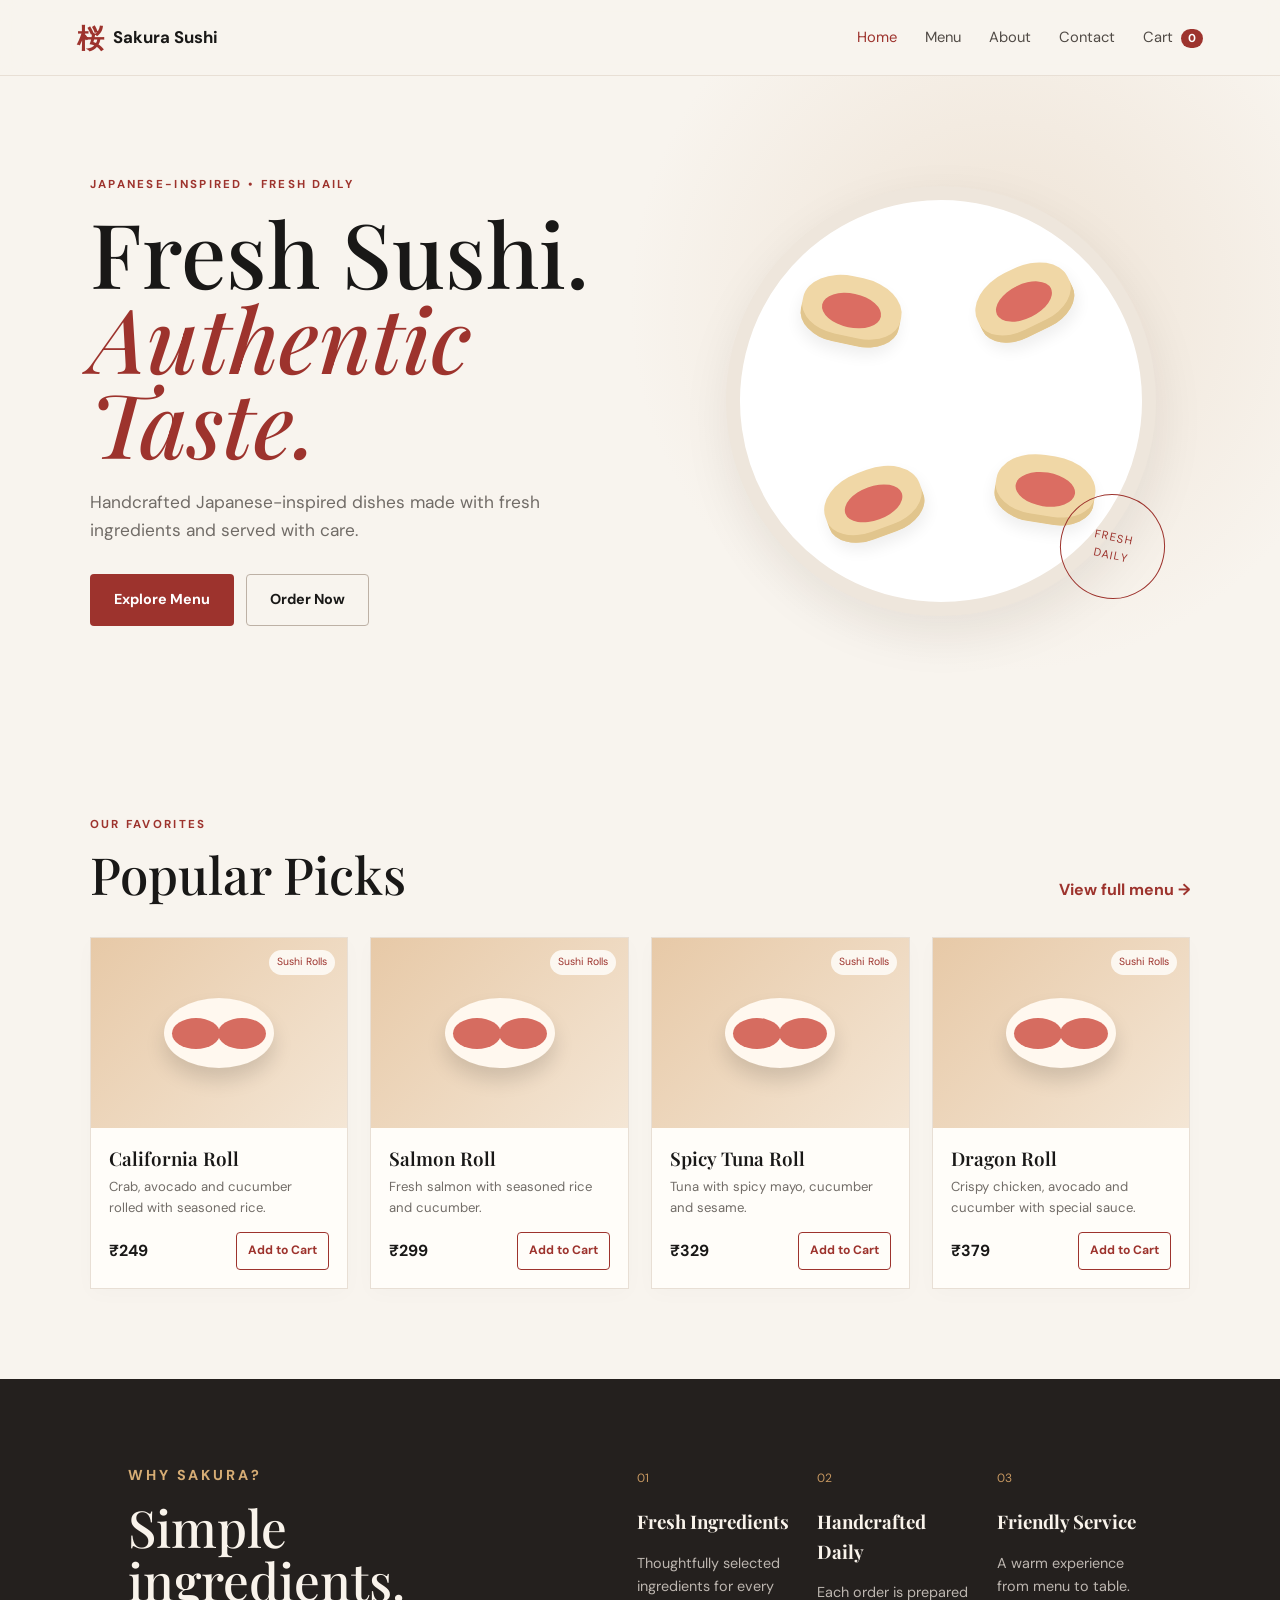
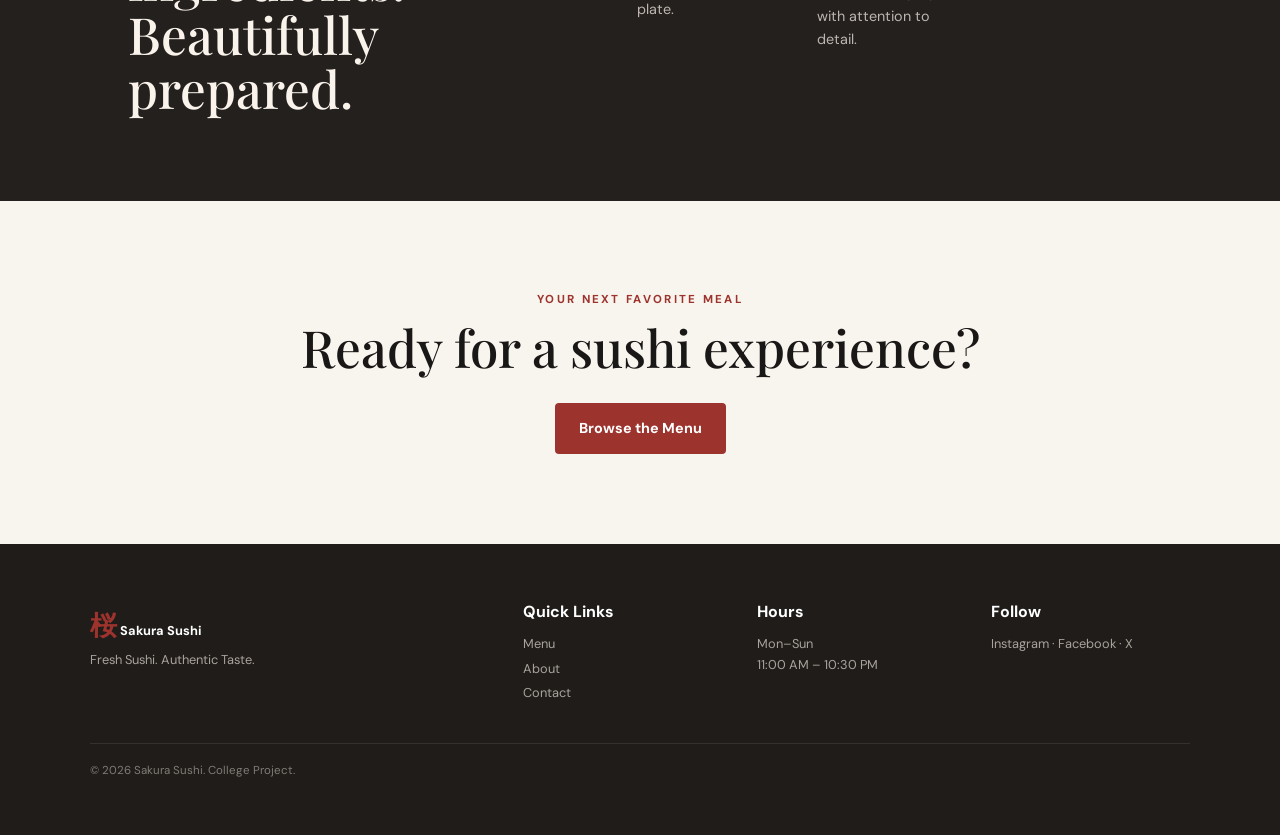
<file: sakura-sushi/index.html>
<!DOCTYPE html>
<html lang="en">
<head>
  <meta charset="UTF-8">
  <meta name="viewport" content="width=device-width, initial-scale=1.0">
  <meta name="description" content="Sakura Sushi - Fresh sushi and Japanese-inspired dishes.">
  <title>Sakura Sushi | Fresh Sushi. Authentic Taste.</title>
  <link rel="stylesheet" href="css/style.css">
</head>
<body>
<header class="site-header">
  <a class="logo" href="index.html"><span>桜</span> Sakura Sushi</a>
  <button class="menu-toggle" aria-label="Open navigation">☰</button>
  <nav class="nav">
    <a class="active" href="index.html">Home</a><a href="menu.html">Menu</a>
    <a href="about.html">About</a><a href="contact.html">Contact</a>
    <a class="cart-link" href="cart.html">Cart <b id="cartCount">0</b></a>
  </nav>
</header>

<main>
<section class="hero">
  <div class="hero-copy">
    <p class="eyebrow">JAPANESE-INSPIRED • FRESH DAILY</p>
    <h1>Fresh Sushi.<br><em>Authentic Taste.</em></h1>
    <p>Handcrafted Japanese-inspired dishes made with fresh ingredients and served with care.</p>
    <div class="actions"><a class="btn primary" href="menu.html">Explore Menu</a><a class="btn secondary" href="menu.html">Order Now</a></div>
  </div>
  <div class="hero-art">
    <div class="plate"><div class="sushi sushi-a"></div><div class="sushi sushi-b"></div><div class="sushi sushi-c"></div><div class="sushi sushi-d"></div></div>
    <span class="stamp">FRESH<br>DAILY</span>
  </div>
</section>

<section class="section">
  <div class="section-heading"><div><p class="eyebrow">OUR FAVORITES</p><h2>Popular Picks</h2></div><a class="text-link" href="menu.html">View full menu →</a></div>
  <div class="product-grid" id="featuredProducts"></div>
</section>

<section class="feature-band">
  <div><p class="eyebrow">WHY SAKURA?</p><h2>Simple ingredients.<br>Beautifully prepared.</h2></div>
  <div class="feature-list">
    <div><span>01</span><h3>Fresh Ingredients</h3><p>Thoughtfully selected ingredients for every plate.</p></div>
    <div><span>02</span><h3>Handcrafted Daily</h3><p>Each order is prepared with attention to detail.</p></div>
    <div><span>03</span><h3>Friendly Service</h3><p>A warm experience from menu to table.</p></div>
  </div>
</section>

<section class="cta section">
  <p class="eyebrow">YOUR NEXT FAVORITE MEAL</p><h2>Ready for a sushi experience?</h2>
  <a class="btn primary" href="menu.html">Browse the Menu</a>
</section>
</main>

<footer class="footer"><div><a class="logo" href="index.html"><span>桜</span> Sakura Sushi</a><p>Fresh Sushi. Authentic Taste.</p></div>
<div><h4>Quick Links</h4><a href="menu.html">Menu</a><a href="about.html">About</a><a href="contact.html">Contact</a></div>
<div><h4>Hours</h4><p>Mon–Sun<br>11:00 AM – 10:30 PM</p></div>
<div><h4>Follow</h4><p>Instagram · Facebook · X</p></div>
<div class="copyright">© 2026 Sakura Sushi. College Project.</div></footer>
<script src="js/script.js"></script>
</body></html>
</file>
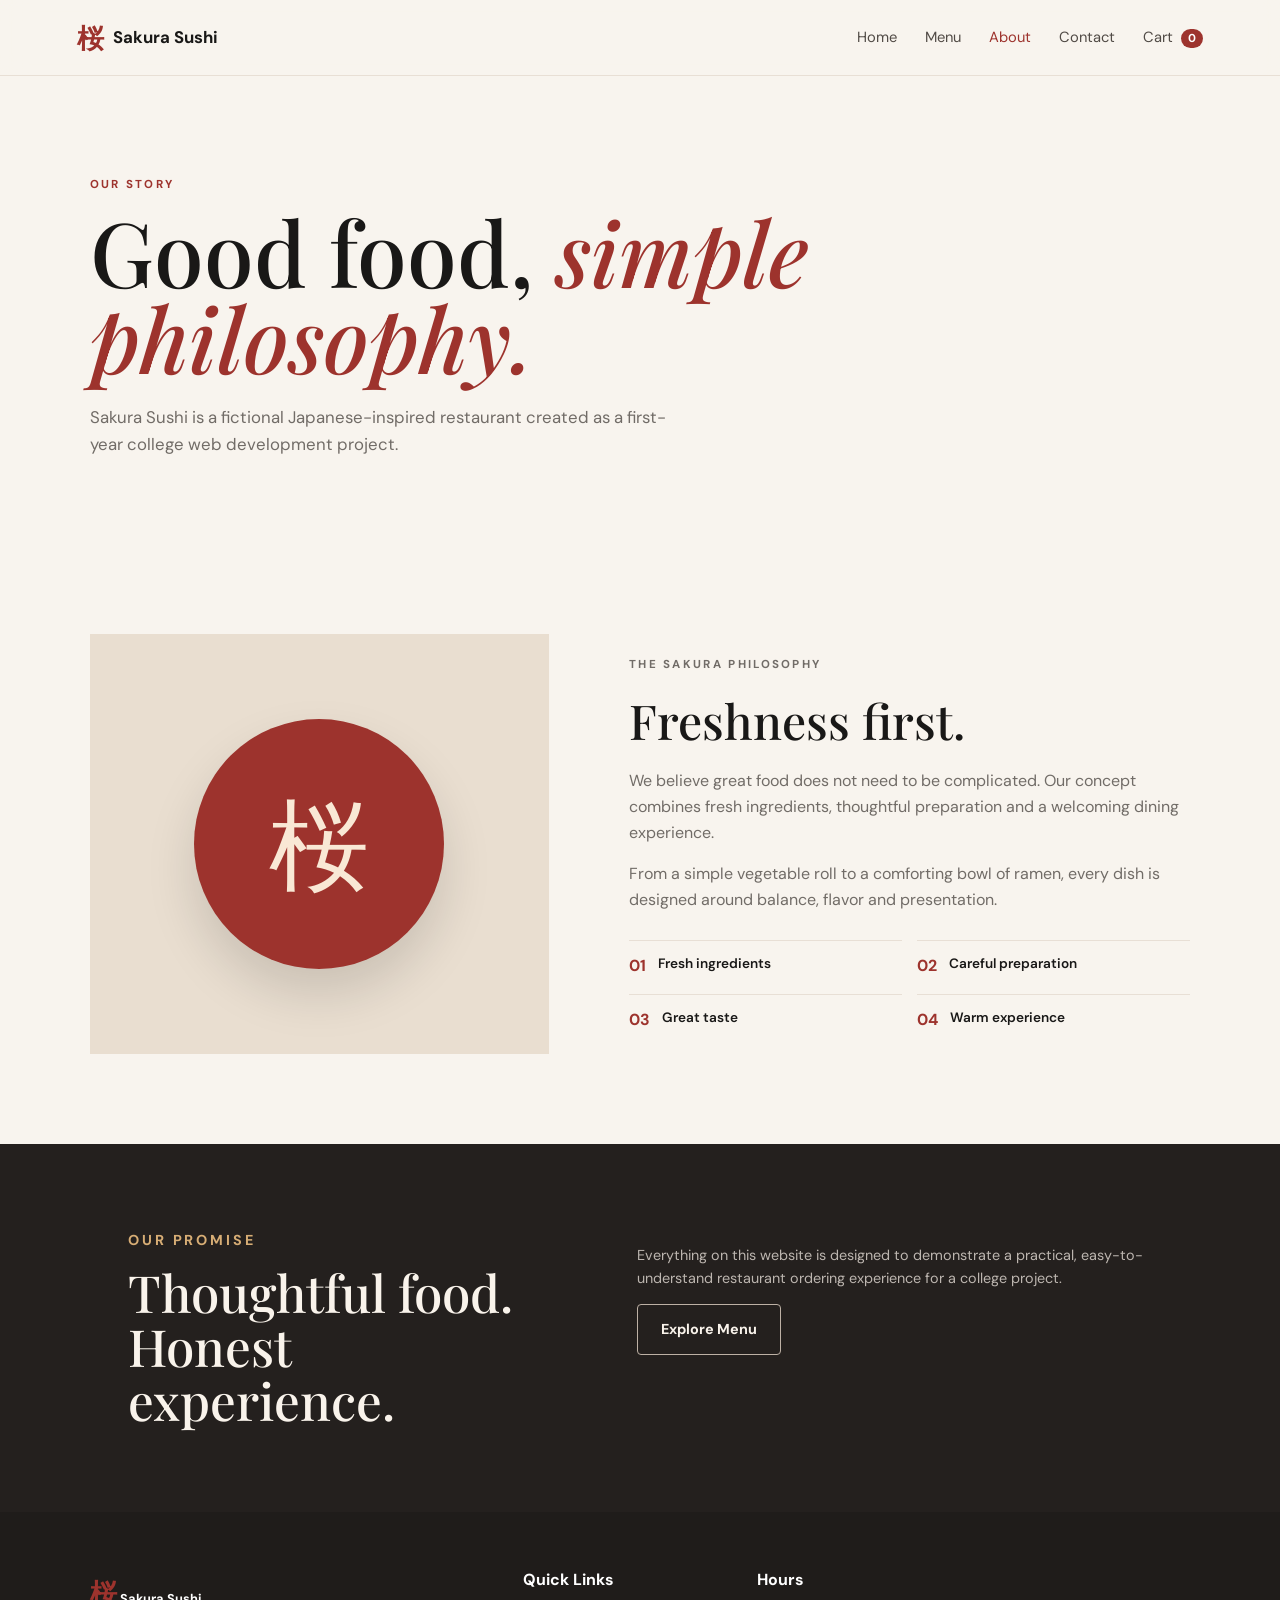
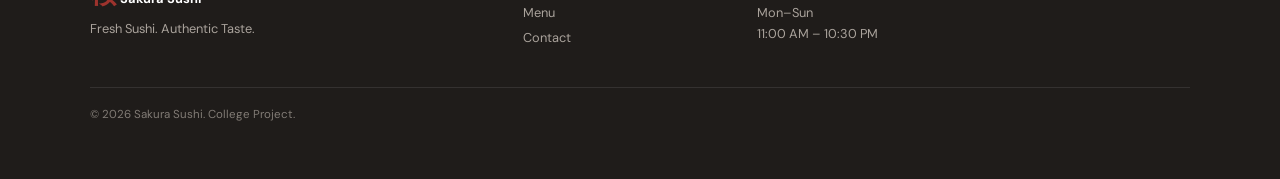
<file: sakura-sushi/about.html>
<!DOCTYPE html>
<html lang="en"><head><meta charset="UTF-8"><meta name="viewport" content="width=device-width, initial-scale=1.0"><title>About | Sakura Sushi</title><link rel="stylesheet" href="css/style.css"></head>
<body><header class="site-header"><a class="logo" href="index.html"><span>桜</span> Sakura Sushi</a><button class="menu-toggle">☰</button><nav class="nav"><a href="index.html">Home</a><a href="menu.html">Menu</a><a class="active" href="about.html">About</a><a href="contact.html">Contact</a><a class="cart-link" href="cart.html">Cart <b id="cartCount">0</b></a></nav></header>
<main><section class="page-hero"><p class="eyebrow">OUR STORY</p><h1>Good food, <em>simple philosophy.</em></h1><p>Sakura Sushi is a fictional Japanese-inspired restaurant created as a first-year college web development project.</p></section>
<section class="story section"><div class="story-art"><div class="circle-art">桜</div></div><div><p class="eyebrow">THE SAKURA PHILOSOPHY</p><h2>Freshness first.</h2><p>We believe great food does not need to be complicated. Our concept combines fresh ingredients, thoughtful preparation and a welcoming dining experience.</p><p>From a simple vegetable roll to a comforting bowl of ramen, every dish is designed around balance, flavor and presentation.</p><div class="mini-grid"><div><strong>01</strong><span>Fresh ingredients</span></div><div><strong>02</strong><span>Careful preparation</span></div><div><strong>03</strong><span>Great taste</span></div><div><strong>04</strong><span>Warm experience</span></div></div></div></section>
<section class="feature-band"><div><p class="eyebrow">OUR PROMISE</p><h2>Thoughtful food.<br>Honest experience.</h2></div><div><p>Everything on this website is designed to demonstrate a practical, easy-to-understand restaurant ordering experience for a college project.</p><a class="btn secondary" href="menu.html">Explore Menu</a></div></section></main>
<footer class="footer"><div><a class="logo" href="index.html"><span>桜</span> Sakura Sushi</a><p>Fresh Sushi. Authentic Taste.</p></div><div><h4>Quick Links</h4><a href="menu.html">Menu</a><a href="contact.html">Contact</a></div><div><h4>Hours</h4><p>Mon–Sun<br>11:00 AM – 10:30 PM</p></div><div class="copyright">© 2026 Sakura Sushi. College Project.</div></footer><script src="js/script.js"></script></body></html>
</file>
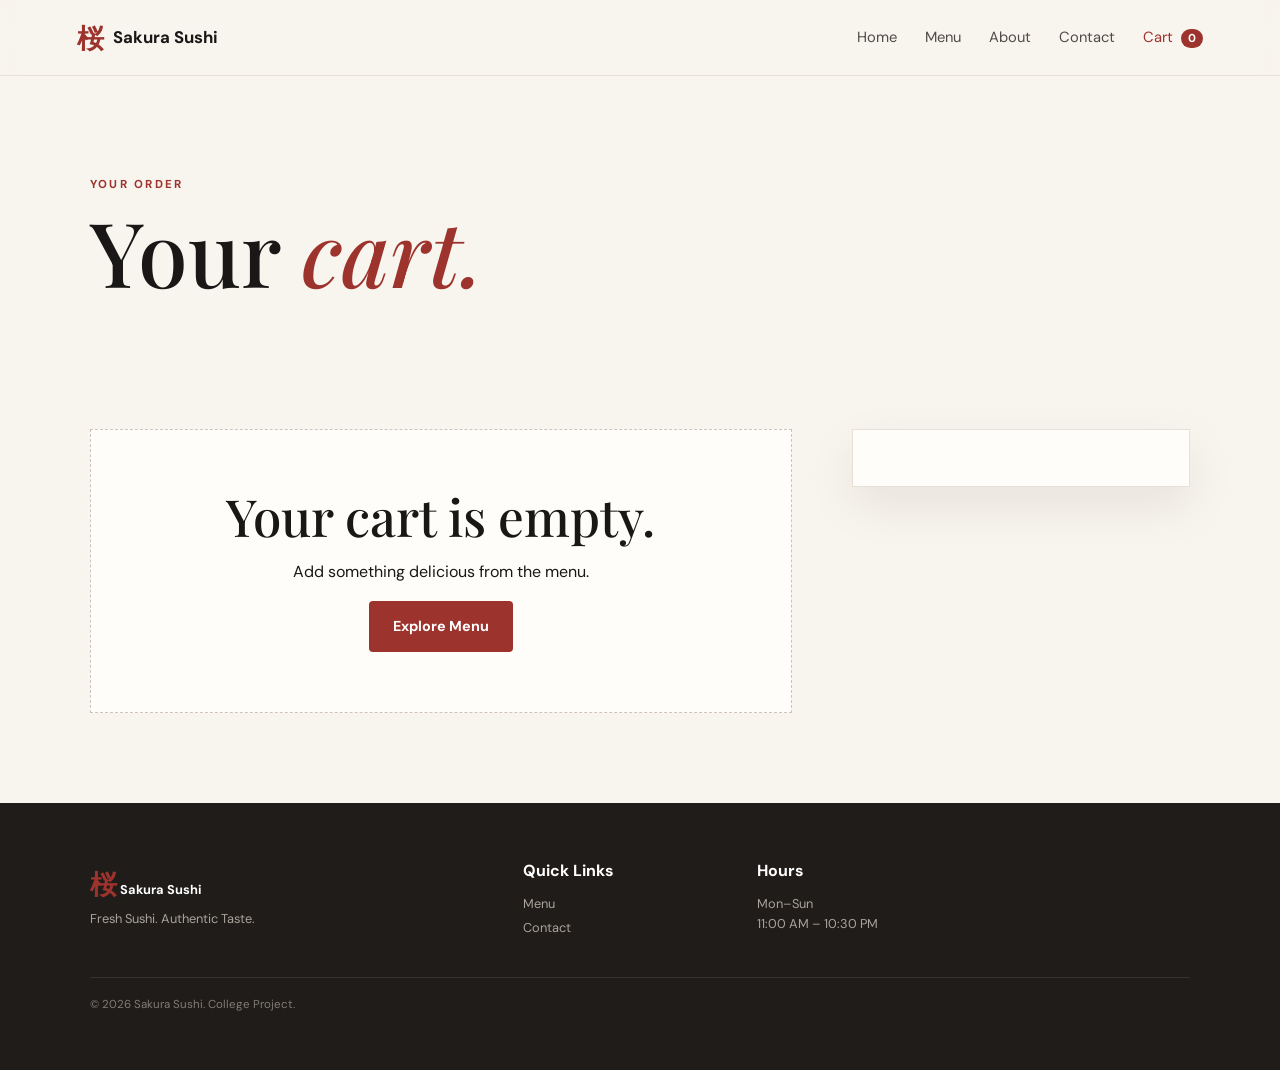
<file: sakura-sushi/cart.html>
<!DOCTYPE html>
<html lang="en"><head><meta charset="UTF-8"><meta name="viewport" content="width=device-width, initial-scale=1.0"><title>Cart | Sakura Sushi</title><link rel="stylesheet" href="css/style.css"></head>
<body><header class="site-header"><a class="logo" href="index.html"><span>桜</span> Sakura Sushi</a><button class="menu-toggle">☰</button><nav class="nav"><a href="index.html">Home</a><a href="menu.html">Menu</a><a href="about.html">About</a><a href="contact.html">Contact</a><a class="cart-link active" href="cart.html">Cart <b id="cartCount">0</b></a></nav></header>
<main><section class="page-hero compact"><p class="eyebrow">YOUR ORDER</p><h1>Your <em>cart.</em></h1></section><section class="section cart-layout"><div id="cartItems"></div><aside id="cartSummary" class="summary"></aside></section></main>
<footer class="footer"><div><a class="logo" href="index.html"><span>桜</span> Sakura Sushi</a><p>Fresh Sushi. Authentic Taste.</p></div><div><h4>Quick Links</h4><a href="menu.html">Menu</a><a href="contact.html">Contact</a></div><div><h4>Hours</h4><p>Mon–Sun<br>11:00 AM – 10:30 PM</p></div><div class="copyright">© 2026 Sakura Sushi. College Project.</div></footer><script src="js/script.js"></script></body></html>
</file>
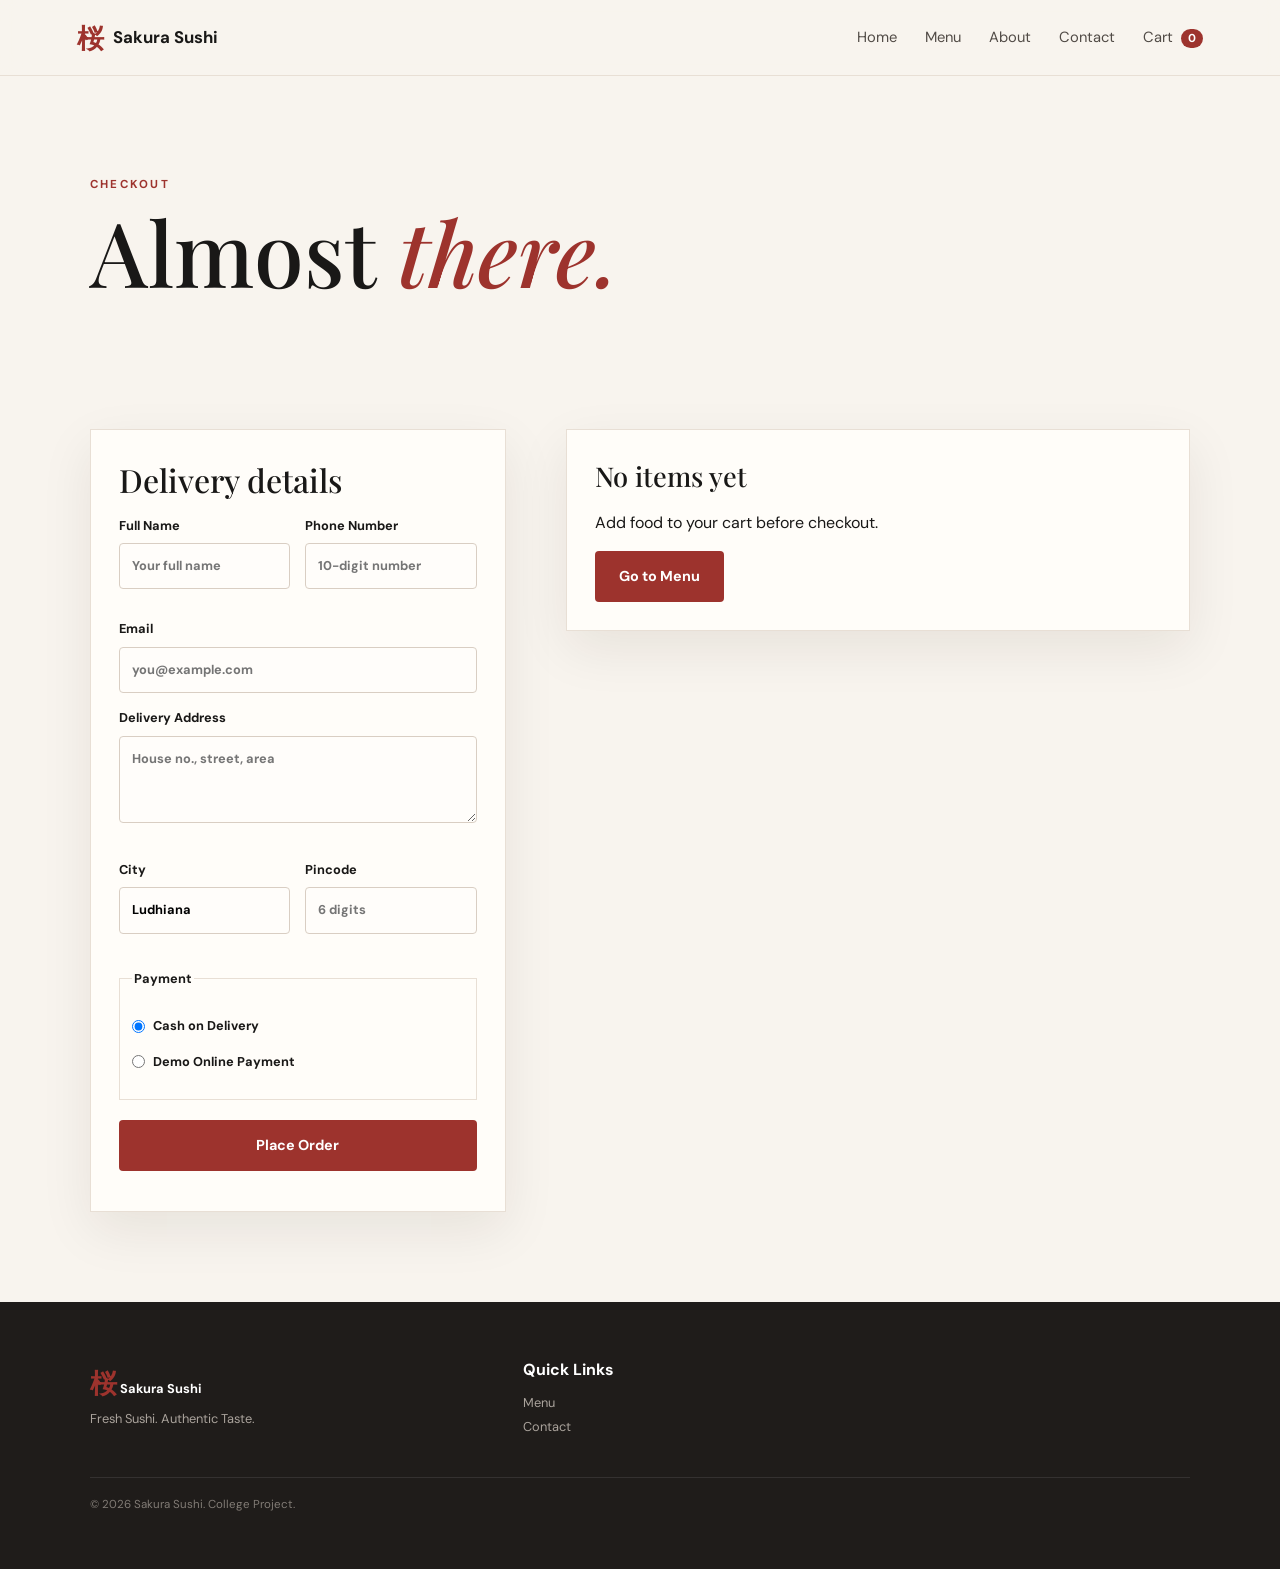
<file: sakura-sushi/checkout.html>
<!DOCTYPE html>
<html lang="en"><head><meta charset="UTF-8"><meta name="viewport" content="width=device-width, initial-scale=1.0"><title>Checkout | Sakura Sushi</title><link rel="stylesheet" href="css/style.css"></head>
<body><header class="site-header"><a class="logo" href="index.html"><span>桜</span> Sakura Sushi</a><button class="menu-toggle">☰</button><nav class="nav"><a href="index.html">Home</a><a href="menu.html">Menu</a><a href="about.html">About</a><a href="contact.html">Contact</a><a class="cart-link" href="cart.html">Cart <b id="cartCount">0</b></a></nav></header>
<main><section class="page-hero compact"><p class="eyebrow">CHECKOUT</p><h1>Almost <em>there.</em></h1></section><section class="section checkout-layout"><form id="checkoutForm" class="form-card"><h2>Delivery details</h2><div class="form-row"><label>Full Name<input name="name" required placeholder="Your full name"></label><label>Phone Number<input name="phone" required pattern="[6-9][0-9]{9}" inputmode="numeric" placeholder="10-digit number"></label></div><label>Email<input type="email" name="email" required placeholder="you@example.com"></label><label>Delivery Address<textarea name="address" required rows="3" placeholder="House no., street, area"></textarea></label><div class="form-row"><label>City<input name="city" required value="Ludhiana"></label><label>Pincode<input name="pincode" required pattern="[0-9]{6}" inputmode="numeric" placeholder="6 digits"></label></div><fieldset><legend>Payment</legend><label class="radio"><input type="radio" name="payment" value="Cash on Delivery" checked> Cash on Delivery</label><label class="radio"><input type="radio" name="payment" value="Demo Online Payment"> Demo Online Payment</label></fieldset><button class="btn primary full" type="submit">Place Order</button><div id="checkoutMessage" class="form-message"></div></form><aside class="summary" id="checkoutSummary"></aside></section></main>
<footer class="footer"><div><a class="logo" href="index.html"><span>桜</span> Sakura Sushi</a><p>Fresh Sushi. Authentic Taste.</p></div><div><h4>Quick Links</h4><a href="menu.html">Menu</a><a href="contact.html">Contact</a></div><div class="copyright">© 2026 Sakura Sushi. College Project.</div></footer><script src="js/script.js"></script></body></html>
</file>
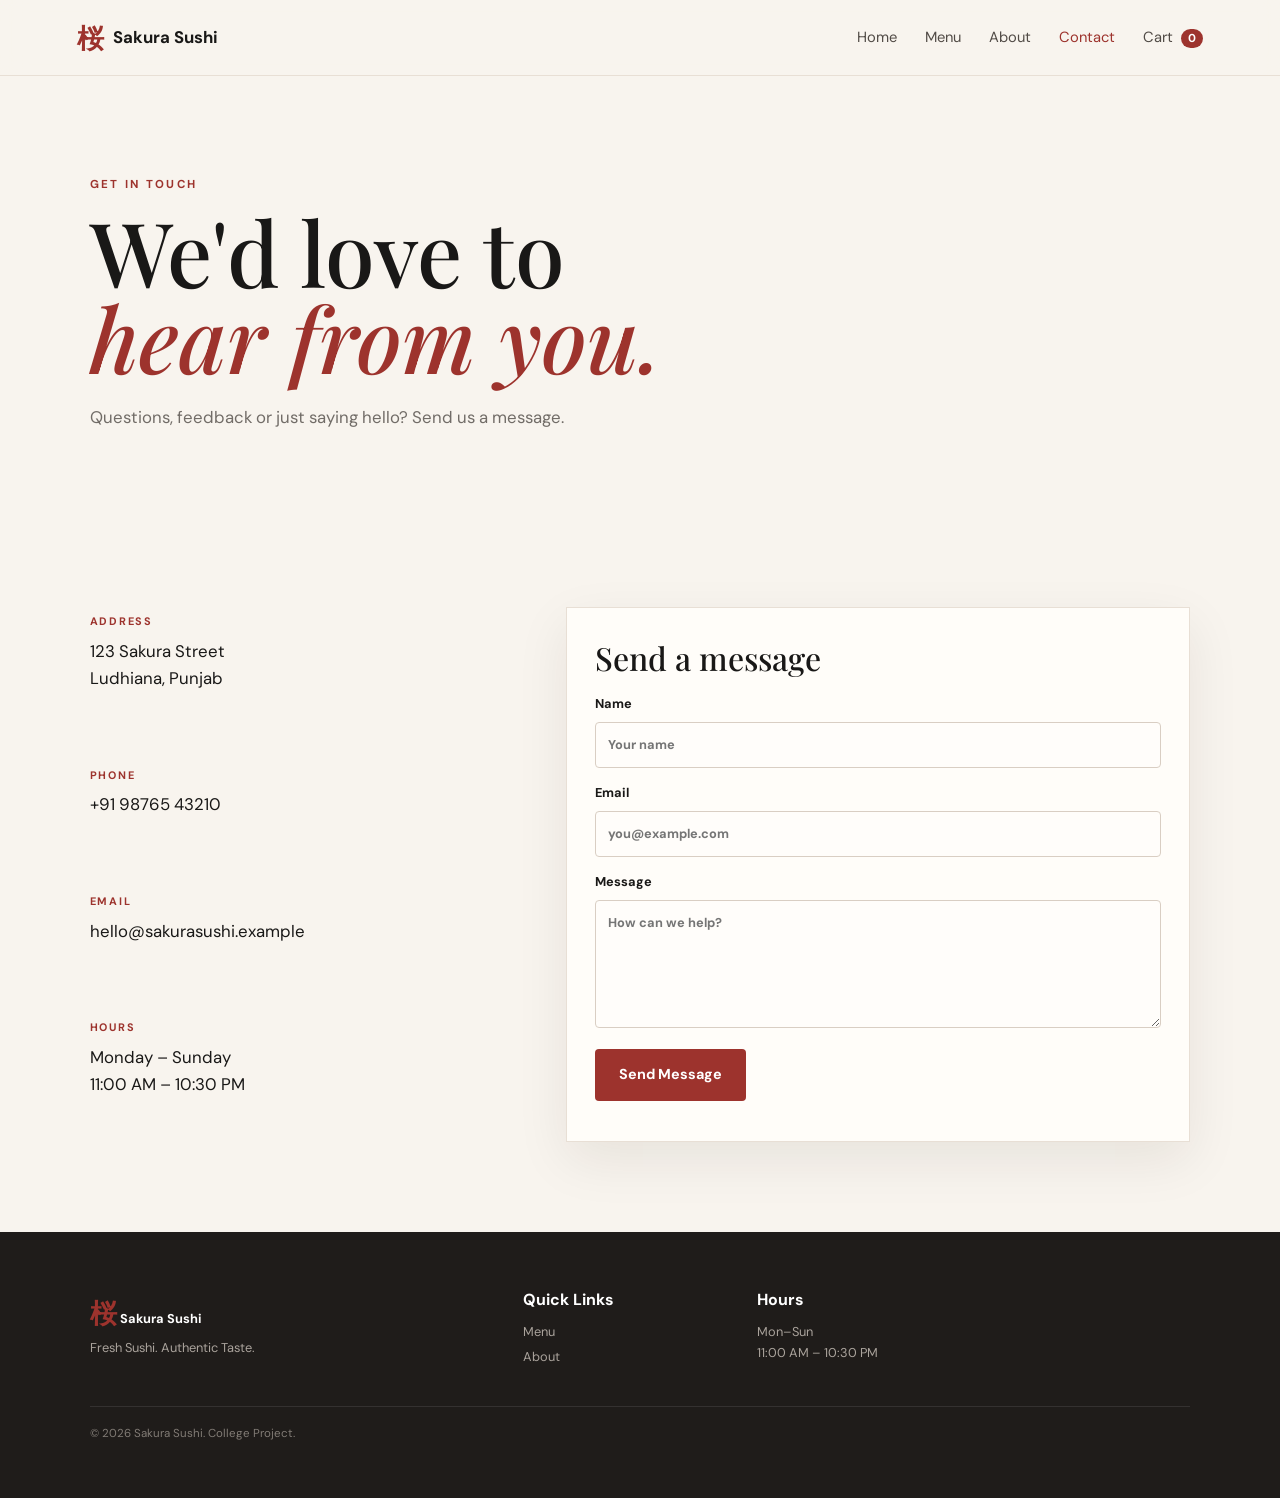
<file: sakura-sushi/contact.html>
<!DOCTYPE html>
<html lang="en"><head><meta charset="UTF-8"><meta name="viewport" content="width=device-width, initial-scale=1.0"><title>Contact | Sakura Sushi</title><link rel="stylesheet" href="css/style.css"></head>
<body><header class="site-header"><a class="logo" href="index.html"><span>桜</span> Sakura Sushi</a><button class="menu-toggle">☰</button><nav class="nav"><a href="index.html">Home</a><a href="menu.html">Menu</a><a href="about.html">About</a><a class="active" href="contact.html">Contact</a><a class="cart-link" href="cart.html">Cart <b id="cartCount">0</b></a></nav></header>
<main><section class="page-hero"><p class="eyebrow">GET IN TOUCH</p><h1>We'd love to<br><em>hear from you.</em></h1><p>Questions, feedback or just saying hello? Send us a message.</p></section>
<section class="contact-grid section"><div class="contact-info"><div><span>ADDRESS</span><p>123 Sakura Street<br>Ludhiana, Punjab</p></div><div><span>PHONE</span><p>+91 98765 43210</p></div><div><span>EMAIL</span><p>hello@sakurasushi.example</p></div><div><span>HOURS</span><p>Monday – Sunday<br>11:00 AM – 10:30 PM</p></div></div>
<form class="form-card" id="contactForm"><h2>Send a message</h2><label>Name<input name="name" required placeholder="Your name"></label><label>Email<input type="email" name="email" required placeholder="you@example.com"></label><label>Message<textarea name="message" required rows="5" placeholder="How can we help?"></textarea></label><button class="btn primary" type="submit">Send Message</button><div id="formMessage" class="form-message"></div></form></section></main>
<footer class="footer"><div><a class="logo" href="index.html"><span>桜</span> Sakura Sushi</a><p>Fresh Sushi. Authentic Taste.</p></div><div><h4>Quick Links</h4><a href="menu.html">Menu</a><a href="about.html">About</a></div><div><h4>Hours</h4><p>Mon–Sun<br>11:00 AM – 10:30 PM</p></div><div class="copyright">© 2026 Sakura Sushi. College Project.</div></footer><script src="js/script.js"></script></body></html>
</file>
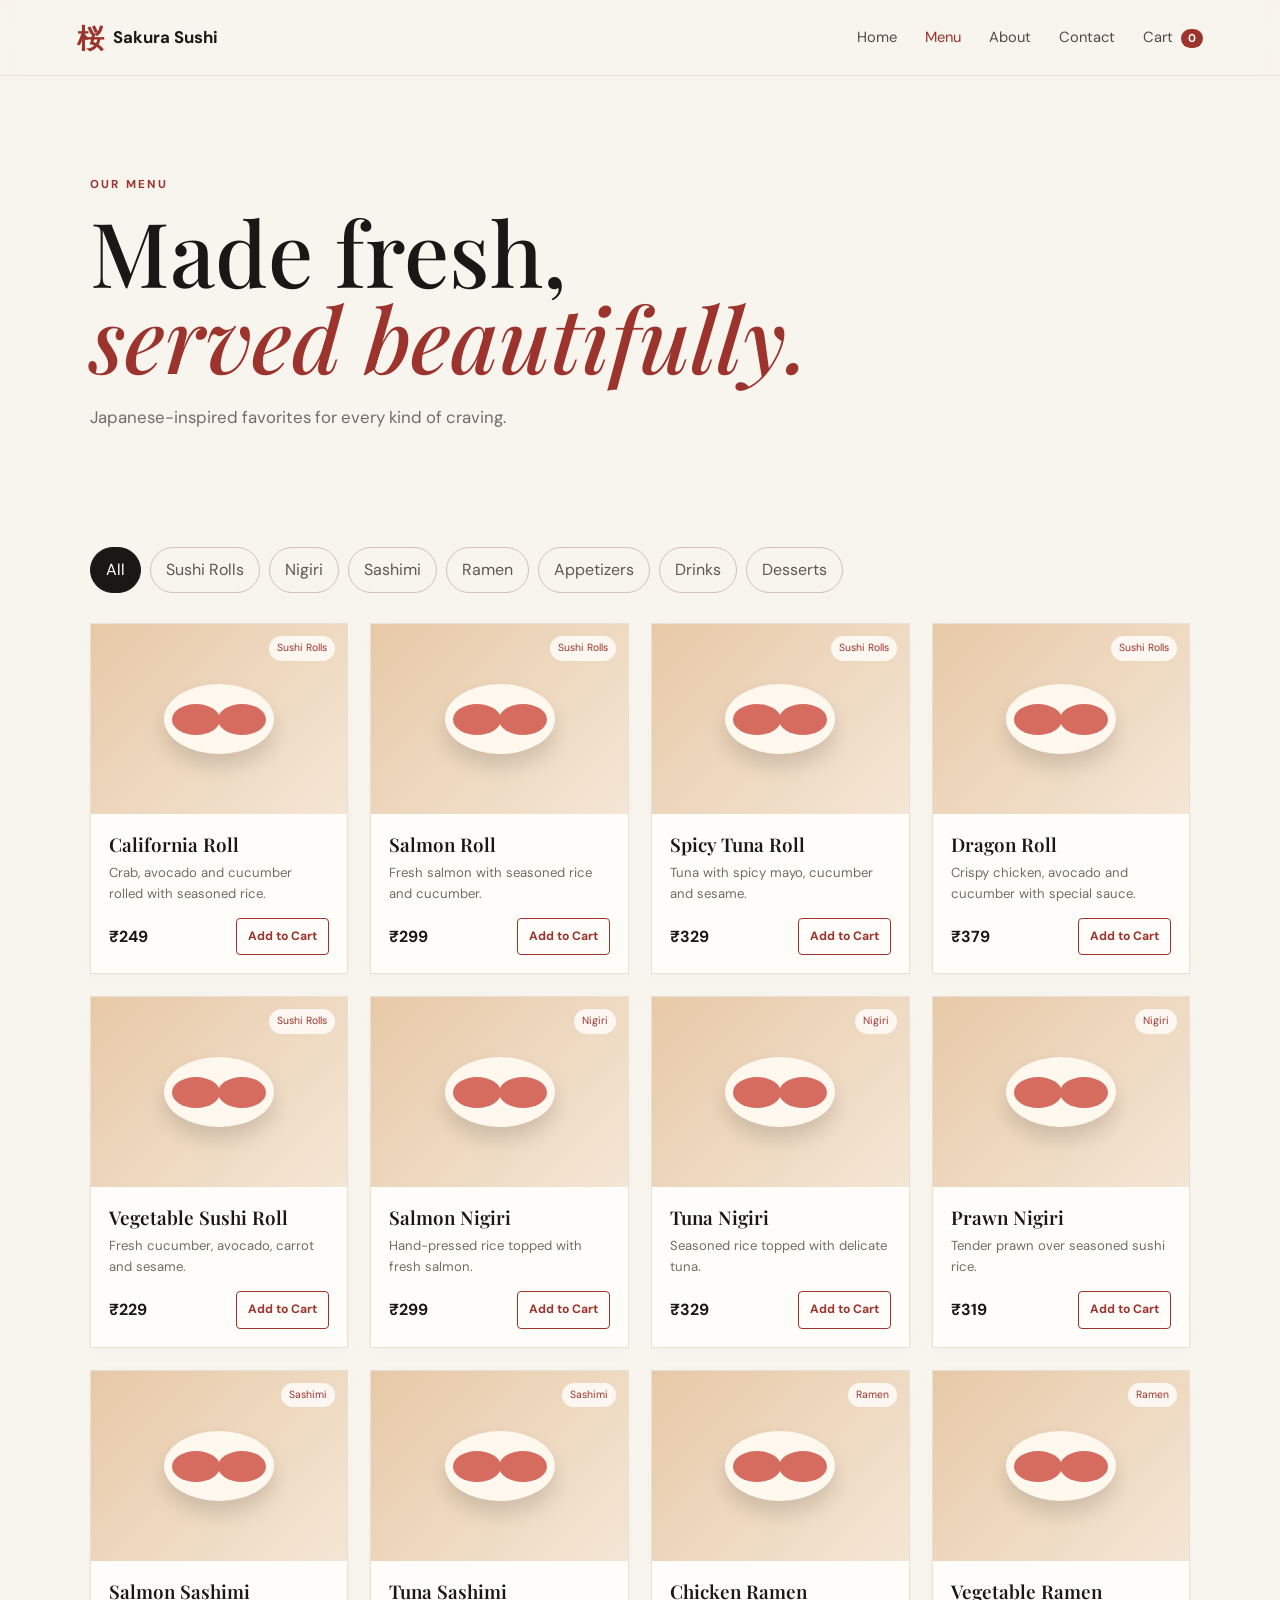
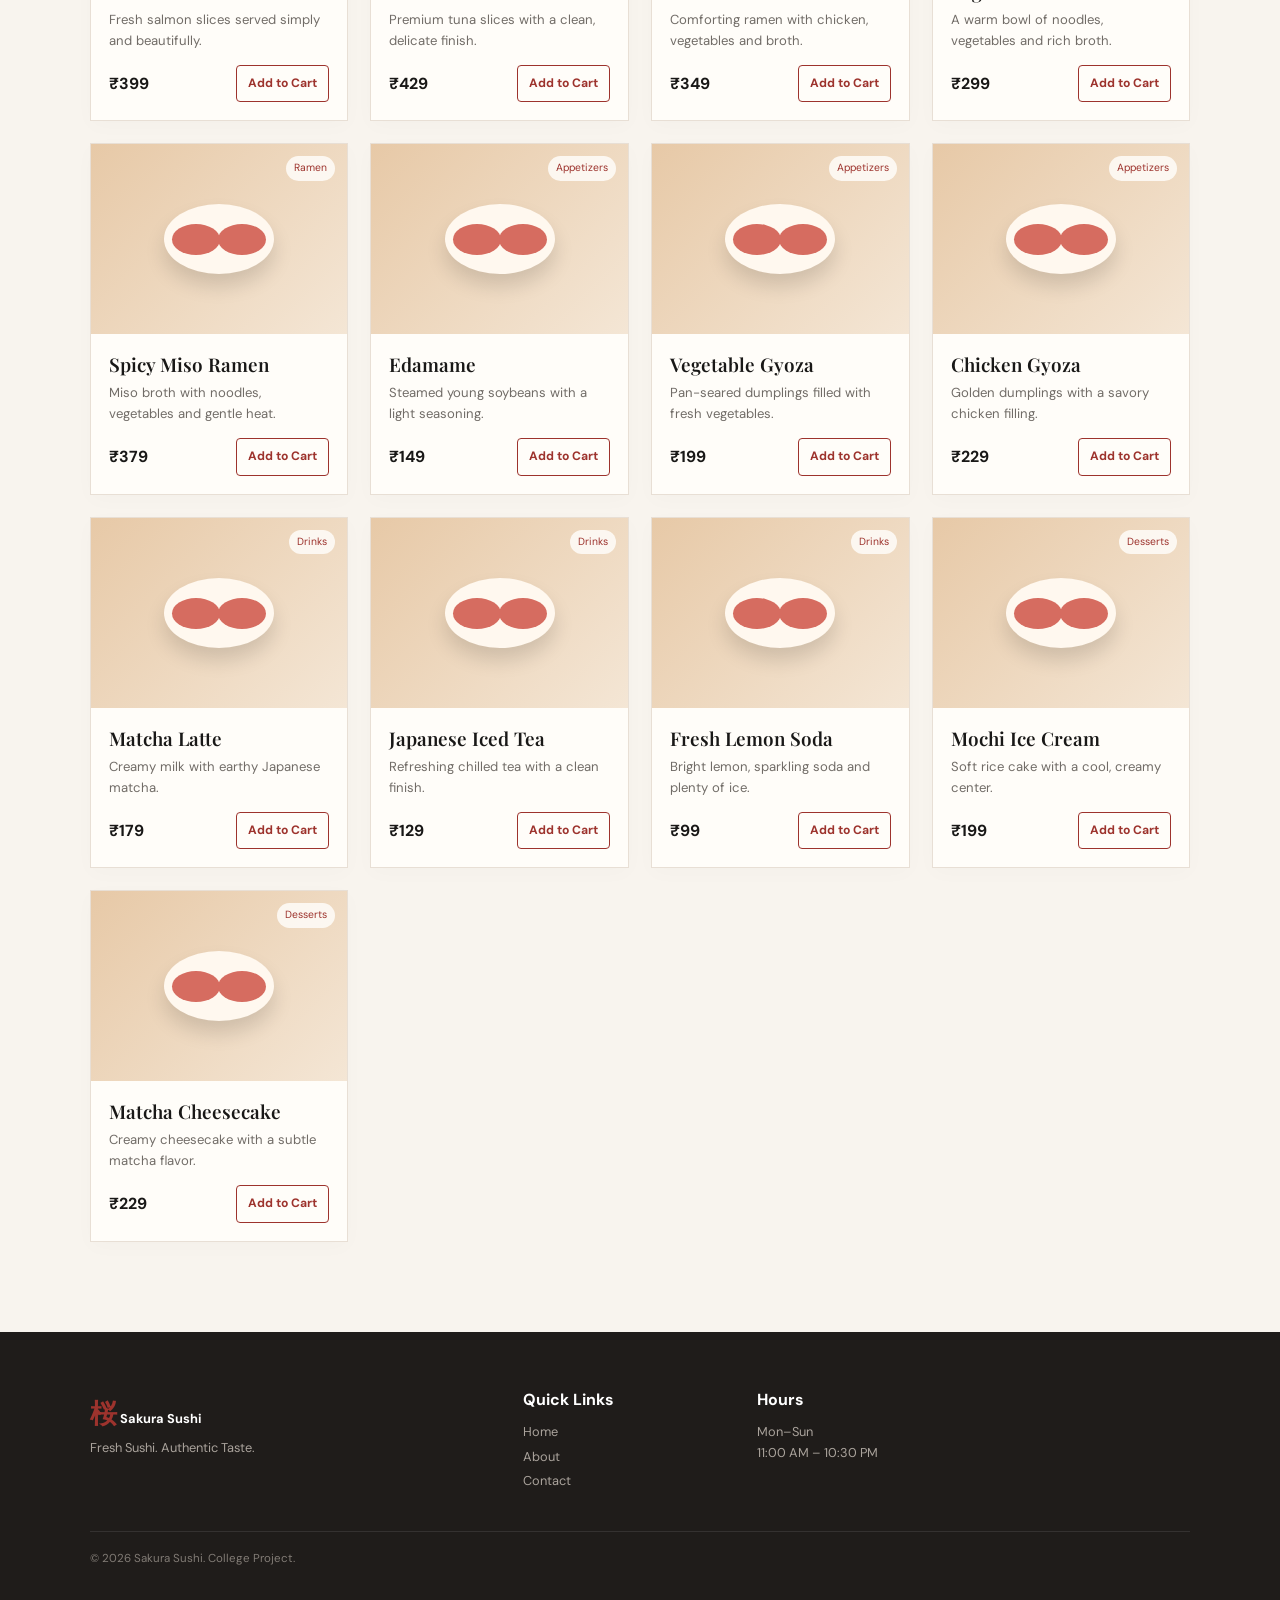
<file: sakura-sushi/menu.html>
<!DOCTYPE html>
<html lang="en"><head><meta charset="UTF-8"><meta name="viewport" content="width=device-width, initial-scale=1.0">
<title>Menu | Sakura Sushi</title><link rel="stylesheet" href="css/style.css"></head>
<body><header class="site-header"><a class="logo" href="index.html"><span>桜</span> Sakura Sushi</a><button class="menu-toggle">☰</button>
<nav class="nav"><a href="index.html">Home</a><a class="active" href="menu.html">Menu</a><a href="about.html">About</a><a href="contact.html">Contact</a><a class="cart-link" href="cart.html">Cart <b id="cartCount">0</b></a></nav></header>
<main><section class="page-hero"><p class="eyebrow">OUR MENU</p><h1>Made fresh,<br><em>served beautifully.</em></h1><p>Japanese-inspired favorites for every kind of craving.</p></section>
<section class="section menu-section"><div class="filters" id="filters"></div><div class="product-grid" id="menuProducts"></div></section></main>
<footer class="footer"><div><a class="logo" href="index.html"><span>桜</span> Sakura Sushi</a><p>Fresh Sushi. Authentic Taste.</p></div><div><h4>Quick Links</h4><a href="index.html">Home</a><a href="about.html">About</a><a href="contact.html">Contact</a></div><div><h4>Hours</h4><p>Mon–Sun<br>11:00 AM – 10:30 PM</p></div><div class="copyright">© 2026 Sakura Sushi. College Project.</div></footer>
<script src="js/script.js"></script></body></html>
</file>
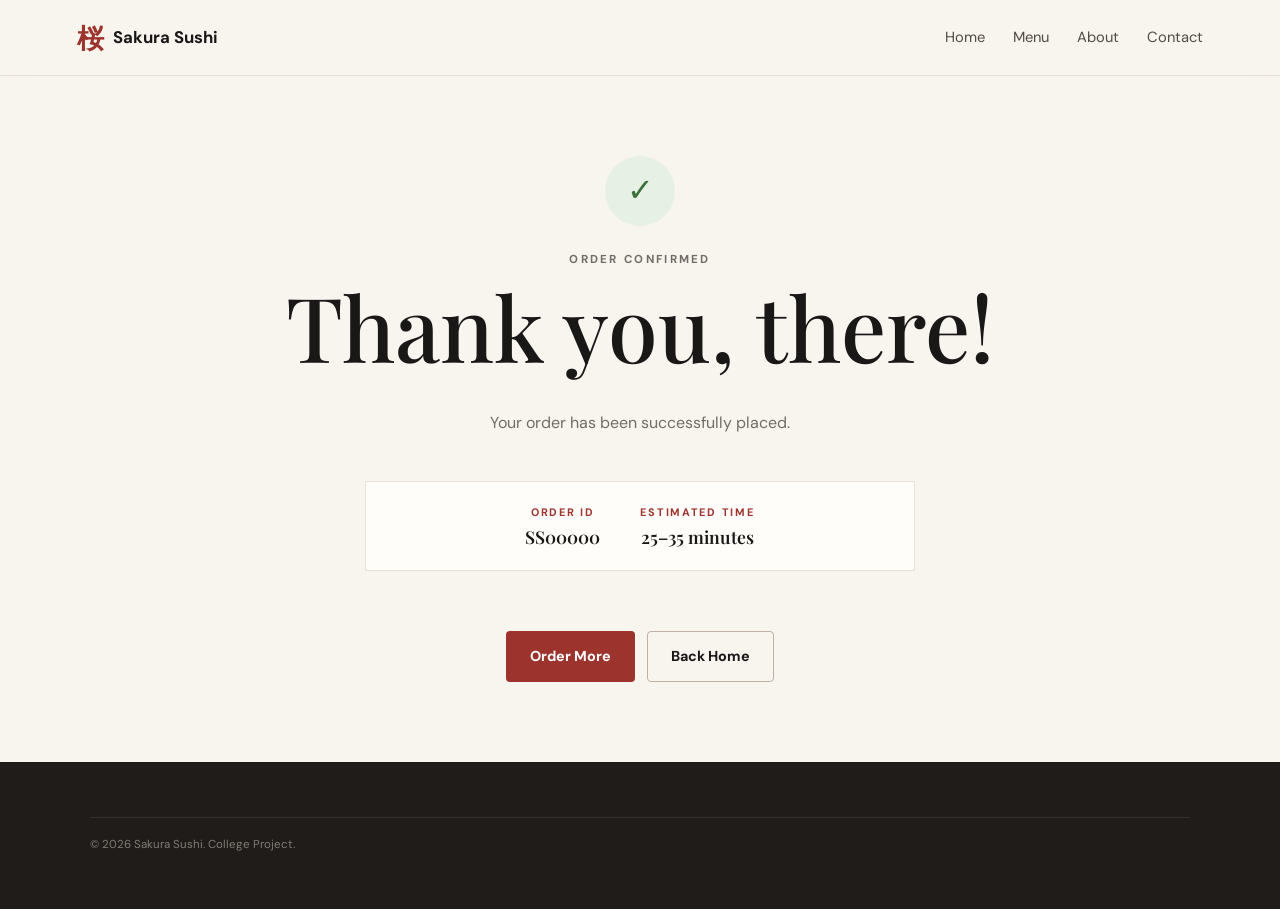
<file: sakura-sushi/order-success.html>
<!DOCTYPE html>
<html lang="en"><head><meta charset="UTF-8"><meta name="viewport" content="width=device-width, initial-scale=1.0"><title>Order Confirmed | Sakura Sushi</title><link rel="stylesheet" href="css/style.css"></head>
<body><header class="site-header"><a class="logo" href="index.html"><span>桜</span> Sakura Sushi</a><nav class="nav"><a href="index.html">Home</a><a href="menu.html">Menu</a><a href="about.html">About</a><a href="contact.html">Contact</a></nav></header>
<main><section class="success"><div class="check">✓</div><p class="eyebrow">ORDER CONFIRMED</p><h1>Thank you, <span id="customerName">there</span>!</h1><p>Your order has been successfully placed.</p><div class="order-card"><div><span>ORDER ID</span><strong id="orderId">SS00000</strong></div><div><span>ESTIMATED TIME</span><strong>25–35 minutes</strong></div></div><div class="actions"><a class="btn primary" href="menu.html">Order More</a><a class="btn secondary" href="index.html">Back Home</a></div></section></main><footer class="footer simple"><div class="copyright">© 2026 Sakura Sushi. College Project.</div></footer><script src="js/script.js"></script></body></html>
</file>
<file: sakura-sushi/css/style.css>
@import url('https://fonts.googleapis.com/css2?family=DM+Sans:wght@400;500;600;700&family=Playfair+Display:ital,wght@0,500;0,600;0,700;1,500;1,600&display=swap');
:root{--ink:#191817;--muted:#716c67;--cream:#f8f4ee;--paper:#fffdf9;--red:#9d332d;--red-dark:#75251f;--gold:#b68a52;--line:#e8dfd5;--shadow:0 18px 50px rgba(39,27,18,.08)}
*{box-sizing:border-box}html{scroll-behavior:smooth}body{margin:0;background:var(--cream);color:var(--ink);font-family:"DM Sans",sans-serif;line-height:1.6}a{text-decoration:none;color:inherit}button,input,textarea{font:inherit}button{cursor:pointer}.site-header{height:76px;display:flex;align-items:center;justify-content:space-between;padding:0 6%;background:rgba(248,244,238,.95);border-bottom:1px solid var(--line);position:sticky;top:0;z-index:20;backdrop-filter:blur(12px)}.logo{font-weight:700;font-size:1.05rem;display:flex;align-items:center;gap:9px}.logo span{color:var(--red);font-family:"Playfair Display";font-size:1.7rem}.nav{display:flex;align-items:center;gap:28px;font-size:.92rem}.nav a{color:#514b46;position:relative}.nav a.active,.nav a:hover{color:var(--red)}.cart-link b{background:var(--red);color:white;border-radius:99px;padding:2px 7px;font-size:.72rem;margin-left:4px}.menu-toggle{display:none;background:none;border:0;font-size:1.5rem}.hero{min-height:650px;padding:70px 7%;display:grid;grid-template-columns:1.05fr .95fr;align-items:center;gap:50px;background:radial-gradient(circle at 78% 35%,#eee2d4 0,transparent 34%)}.eyebrow{font-size:.72rem;letter-spacing:.2em;color:var(--red);font-weight:700;margin:0 0 14px}.hero h1,.page-hero h1,.success h1{font-family:"Playfair Display",serif;font-size:clamp(3.4rem,7vw,6.4rem);line-height:.95;font-weight:500;margin:0 0 25px}.hero h1 em,.page-hero h1 em,.success h1 em{color:var(--red);font-style:italic}.hero-copy>p:not(.eyebrow){max-width:520px;color:var(--muted);font-size:1.08rem}.actions{display:flex;gap:12px;flex-wrap:wrap;margin-top:30px}.btn{display:inline-flex;align-items:center;justify-content:center;border:1px solid transparent;padding:13px 23px;border-radius:4px;font-weight:700;font-size:.9rem;transition:.2s}.btn.primary{background:var(--red);color:#fff}.btn.primary:hover{background:var(--red-dark);transform:translateY(-2px)}.btn.secondary{background:transparent;border-color:#bdb1a5}.btn.secondary:hover{background:#fff}.full{width:100%}.hero-art{min-height:440px;display:grid;place-items:center;position:relative}.plate{width:min(430px,78vw);height:min(430px,78vw);border-radius:50%;background:#fff;border:14px solid #eee6dc;box-shadow:var(--shadow);position:relative;transform:rotate(-8deg)}.sushi{position:absolute;width:100px;height:68px;border-radius:45% 45% 38% 38%;background:#f0d7a6;box-shadow:inset 0 -8px #e1c58d,0 8px 15px #0001}.sushi:after{content:"";position:absolute;inset:17px 20px;background:#db6d62;border-radius:50%}.sushi-a{top:65px;left:75px;transform:rotate(20deg)}.sushi-b{top:80px;right:55px;transform:rotate(-18deg)}.sushi-c{bottom:75px;left:70px;transform:rotate(-12deg)}.sushi-d{bottom:65px;right:60px;transform:rotate(17deg)}.stamp{position:absolute;right:5%;bottom:5%;width:105px;height:105px;border:1px solid var(--red);border-radius:50%;display:grid;place-items:center;text-align:center;color:var(--red);font-size:.7rem;letter-spacing:.12em;transform:rotate(12deg)}.section{padding:90px 7%;max-width:1400px;margin:auto}.section-heading{display:flex;justify-content:space-between;align-items:end;margin-bottom:35px}.section h2,.feature-band h2,.cta h2{font:500 clamp(2rem,4vw,3.2rem)/1.05 "Playfair Display";margin:0}.text-link{color:var(--red);font-weight:700}.product-grid{display:grid;grid-template-columns:repeat(4,1fr);gap:22px}.product-card{background:var(--paper);border:1px solid var(--line);overflow:hidden;transition:.25s;box-shadow:0 5px 20px #33201205}.product-card:hover{transform:translateY(-5px);box-shadow:var(--shadow)}.food-img{height:190px;background:linear-gradient(135deg,#e7c9a7,#f4e6d5);display:grid;place-items:center;position:relative;overflow:hidden}.food-img .food-shape{width:110px;height:70px;border-radius:50%;background:#fff8ef;box-shadow:0 12px 20px #0002;position:relative}.food-img .food-shape:before,.food-img .food-shape:after{content:"";position:absolute;width:48px;height:31px;border-radius:50%;background:#d66c60;top:20px}.food-img .food-shape:before{left:8px}.food-img .food-shape:after{right:8px}.food-img span{position:absolute;top:12px;right:12px;background:#fffdf9d9;color:var(--red);font-size:.65rem;padding:4px 8px;border-radius:99px}.product-info{padding:18px}.product-info h3{font:600 1.18rem "Playfair Display";margin:0 0 5px}.product-info p{font-size:.82rem;color:var(--muted);margin:0 0 14px;min-height:42px}.price-row{display:flex;align-items:center;justify-content:space-between;gap:8px}.price{font-weight:700}.add-btn{border:1px solid var(--red);background:transparent;color:var(--red);padding:8px 11px;border-radius:4px;font-weight:700;font-size:.76rem}.add-btn:hover{background:var(--red);color:white}.feature-band{padding:85px 10%;background:#24201e;color:#f9f3eb;display:grid;grid-template-columns:1fr 1.2fr;gap:80px}.feature-band .eyebrow{color:#d7ad75}.feature-list{display:grid;grid-template-columns:repeat(3,1fr);gap:25px}.feature-list span{color:#c59660;font-size:.75rem}.feature-list h3{font-family:"Playfair Display";margin:18px 0 7px}.feature-list p,.feature-band p{color:#bdb6b0;font-size:.9rem}.cta{text-align:center}.cta .eyebrow{margin-bottom:12px}.cta .btn{margin-top:28px}.page-hero{padding:100px 7% 70px;max-width:1000px}.page-hero p:last-child{color:var(--muted);max-width:600px;font-size:1.05rem}.page-hero.compact{padding-bottom:20px}.menu-section{padding-top:30px}.filters{display:flex;gap:9px;flex-wrap:wrap;margin-bottom:30px}.filter{border:1px solid #cfc2b6;background:transparent;padding:9px 15px;border-radius:99px;color:#5f5852}.filter.active,.filter:hover{background:var(--ink);color:white;border-color:var(--ink)}.story{display:grid;grid-template-columns:.9fr 1.1fr;gap:80px;align-items:center}.story-art{min-height:420px;display:grid;place-items:center;background:#e9ded0}.circle-art{width:250px;height:250px;border-radius:50%;display:grid;place-items:center;background:var(--red);color:#f9e8d5;font:100px "Playfair Display";box-shadow:0 25px 50px #0002}.story h2{font:500 3rem "Playfair Display";margin:0 0 15px}.story p{color:var(--muted)}.mini-grid{display:grid;grid-template-columns:1fr 1fr;gap:15px;margin-top:28px}.mini-grid div{border-top:1px solid var(--line);padding-top:12px;display:flex;gap:12px}.mini-grid strong{color:var(--red)}.mini-grid span{font-weight:600;font-size:.85rem}.contact-grid,.checkout-layout,.cart-layout{display:grid;grid-template-columns:.8fr 1.2fr;gap:60px}.contact-info{display:grid;gap:25px}.contact-info span,.summary span,.order-card span{font-size:.68rem;letter-spacing:.16em;color:var(--red);font-weight:700}.contact-info p{margin:5px 0;font-size:1.05rem}.form-card,.summary{background:var(--paper);border:1px solid var(--line);padding:28px;box-shadow:var(--shadow)}.form-card h2{font:500 2rem "Playfair Display";margin-top:0}.form-card label{display:block;font-size:.8rem;font-weight:700;margin:15px 0}.form-card input,.form-card textarea{width:100%;border:1px solid #d9cec3;background:#fffdfa;padding:12px;border-radius:4px;margin-top:7px;outline:none}.form-card input:focus,.form-card textarea:focus{border-color:var(--red)}.form-row{display:grid;grid-template-columns:1fr 1fr;gap:15px}fieldset{border:1px solid var(--line);padding:12px;margin:20px 0}legend{font-weight:700;font-size:.8rem}.radio{display:flex!important;gap:8px;align-items:center}.radio input{width:auto!important;margin:0!important}.form-message{margin-top:12px;font-size:.85rem}.success{min-height:75vh;display:grid;place-items:center;text-align:center;padding:80px 20px}.success>p{color:var(--muted)}.check{width:70px;height:70px;border-radius:50%;background:#e6f0e4;color:#3c713b;display:grid;place-items:center;font-size:2rem;margin-bottom:25px}.order-card{display:flex;justify-content:center;gap:40px;background:var(--paper);border:1px solid var(--line);padding:22px 35px;margin:30px auto;width:min(550px,100%)}.order-card div{display:grid;gap:3px}.order-card strong{font:600 1.1rem "Playfair Display"}.cart-layout{grid-template-columns:1.35fr .65fr}.cart-item{background:var(--paper);border:1px solid var(--line);padding:16px;display:grid;grid-template-columns:90px 1fr auto;gap:16px;align-items:center;margin-bottom:12px}.cart-item .food-img{height:75px}.cart-item h3{margin:0;font:600 1.05rem "Playfair Display"}.cart-item p{margin:2px 0;color:var(--muted);font-size:.8rem}.qty{display:flex;align-items:center;gap:10px}.qty button{width:27px;height:27px;border:1px solid var(--line);background:white}.remove{color:var(--red);border:0;background:none;font-size:.75rem}.summary{height:max-content;position:sticky;top:100px}.summary h2{font:500 1.7rem "Playfair Display";margin-top:0}.summary-row{display:flex;justify-content:space-between;border-bottom:1px solid var(--line);padding:10px 0;font-size:.9rem}.summary-row.total{border-bottom:0;font-size:1.15rem;font-weight:700}.empty{text-align:center;background:var(--paper);border:1px dashed #cfc2b6;padding:60px 25px}.footer{background:#1f1c1a;color:#d5cec7;padding:55px 7%;display:grid;grid-template-columns:2fr 1fr 1fr 1fr;gap:35px;position:relative}.footer .logo{color:white}.footer h4{color:#fff;margin:0 0 10px}.footer p,.footer a{font-size:.8rem;color:#aaa39c;display:block;margin:4px 0}.copyright{grid-column:1/-1;border-top:1px solid #ffffff18;padding-top:18px;font-size:.72rem;color:#817b75}.toast{position:fixed;right:20px;bottom:20px;background:#24201e;color:white;padding:13px 17px;border-radius:5px;z-index:50;box-shadow:var(--shadow);animation:toast .25s ease}.hidden{display:none!important}@keyframes toast{from{transform:translateY(10px);opacity:0}to{transform:none;opacity:1}}
@media(max-width:900px){.product-grid{grid-template-columns:repeat(2,1fr)}.hero{grid-template-columns:1fr;min-height:auto}.hero-art{min-height:380px}.feature-band,.story,.contact-grid,.checkout-layout,.cart-layout{grid-template-columns:1fr;gap:35px}.feature-list{grid-template-columns:1fr 1fr}.footer{grid-template-columns:1fr 1fr}.summary{position:static}}
@media(max-width:650px){.site-header{height:68px}.menu-toggle{display:block}.nav{display:none;position:absolute;left:0;right:0;top:68px;background:var(--paper);padding:20px 7%;flex-direction:column;align-items:flex-start;border-bottom:1px solid var(--line);box-shadow:var(--shadow)}.nav.open{display:flex}.hero{padding:60px 7%}.hero h1,.page-hero h1{font-size:3.4rem}.section{padding:65px 6%}.product-grid{grid-template-columns:1fr}.section-heading{align-items:start;gap:10px;flex-direction:column}.feature-list{grid-template-columns:1fr}.footer{grid-template-columns:1fr}.copyright{grid-column:auto}.form-row{grid-template-columns:1fr}.cart-item{grid-template-columns:65px 1fr}.cart-item>.price,.cart-item>.qty{grid-column:2}.order-card{gap:18px;padding:18px}.plate{width:310px;height:310px}.sushi{width:75px;height:52px}.sushi-a{top:45px;left:55px}.sushi-b{top:55px;right:35px}.sushi-c{bottom:50px;left:45px}.sushi-d{bottom:45px;right:40px}}
</file>
